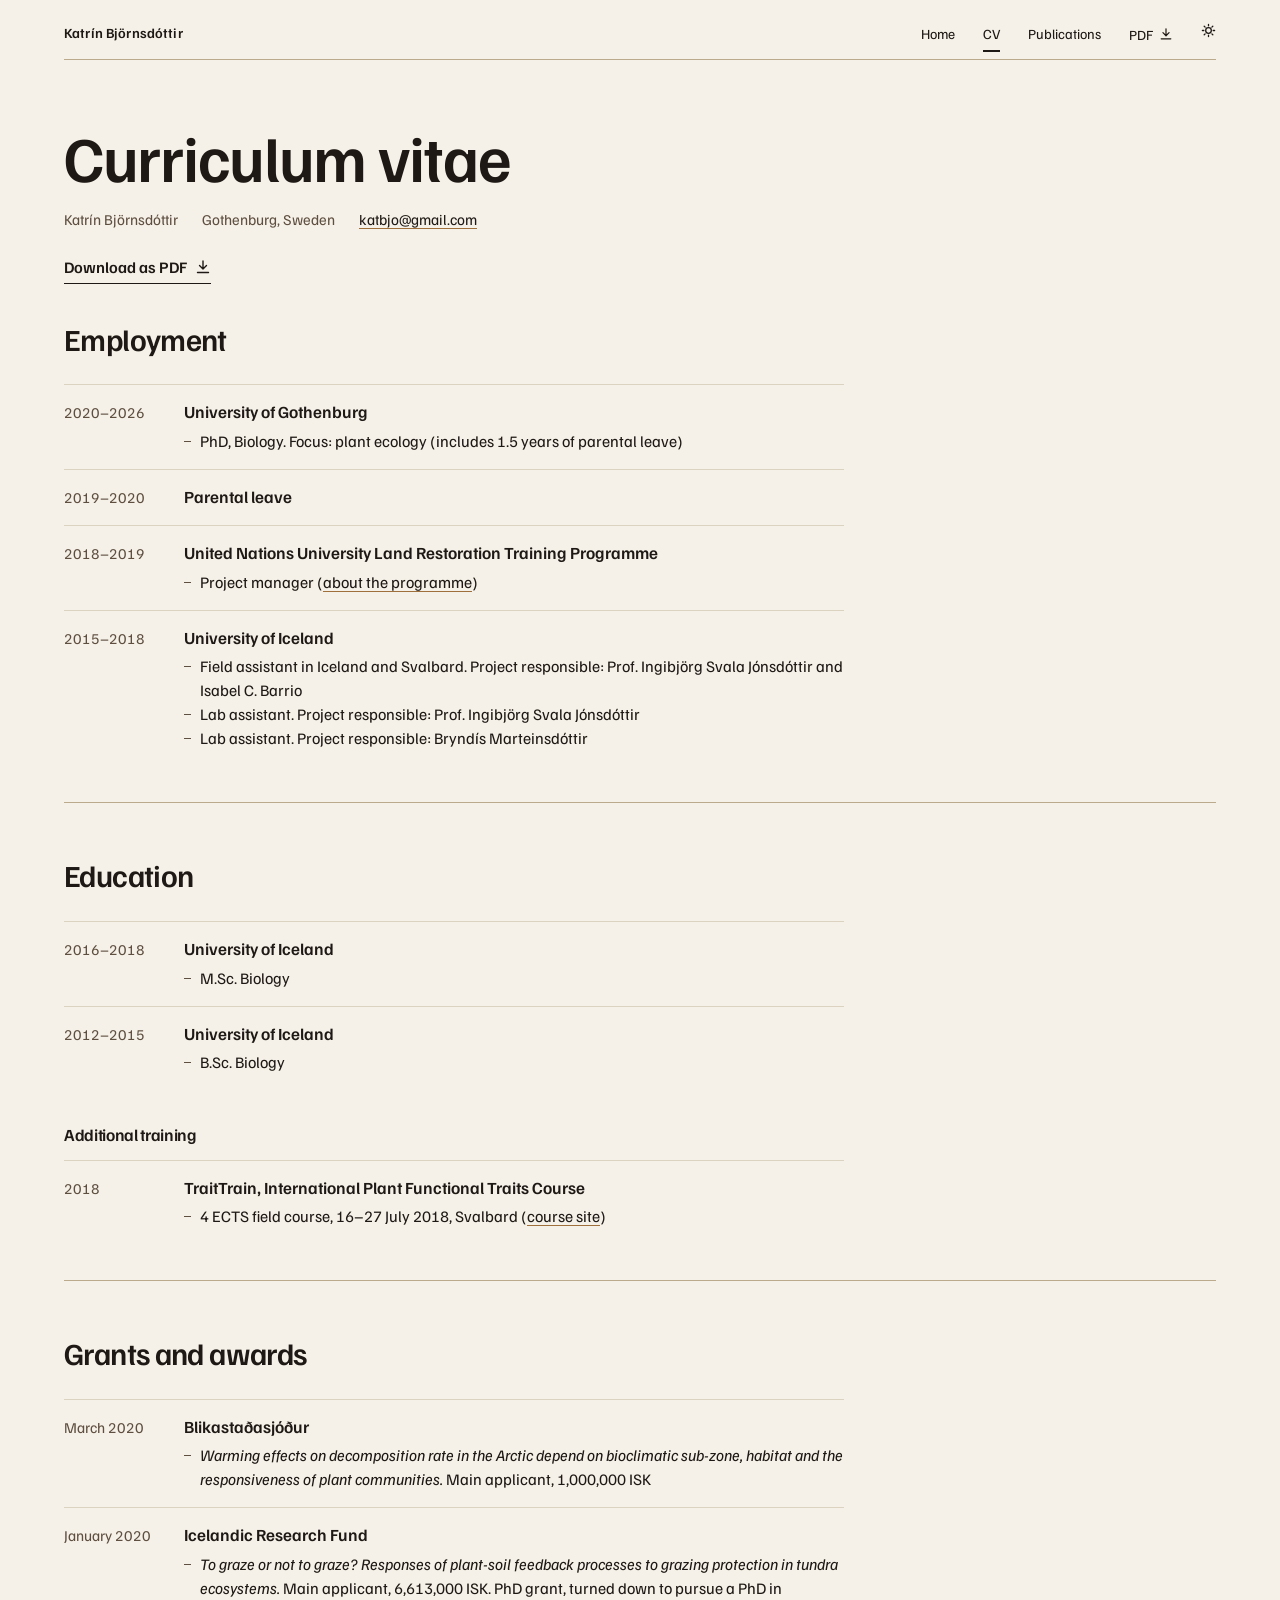
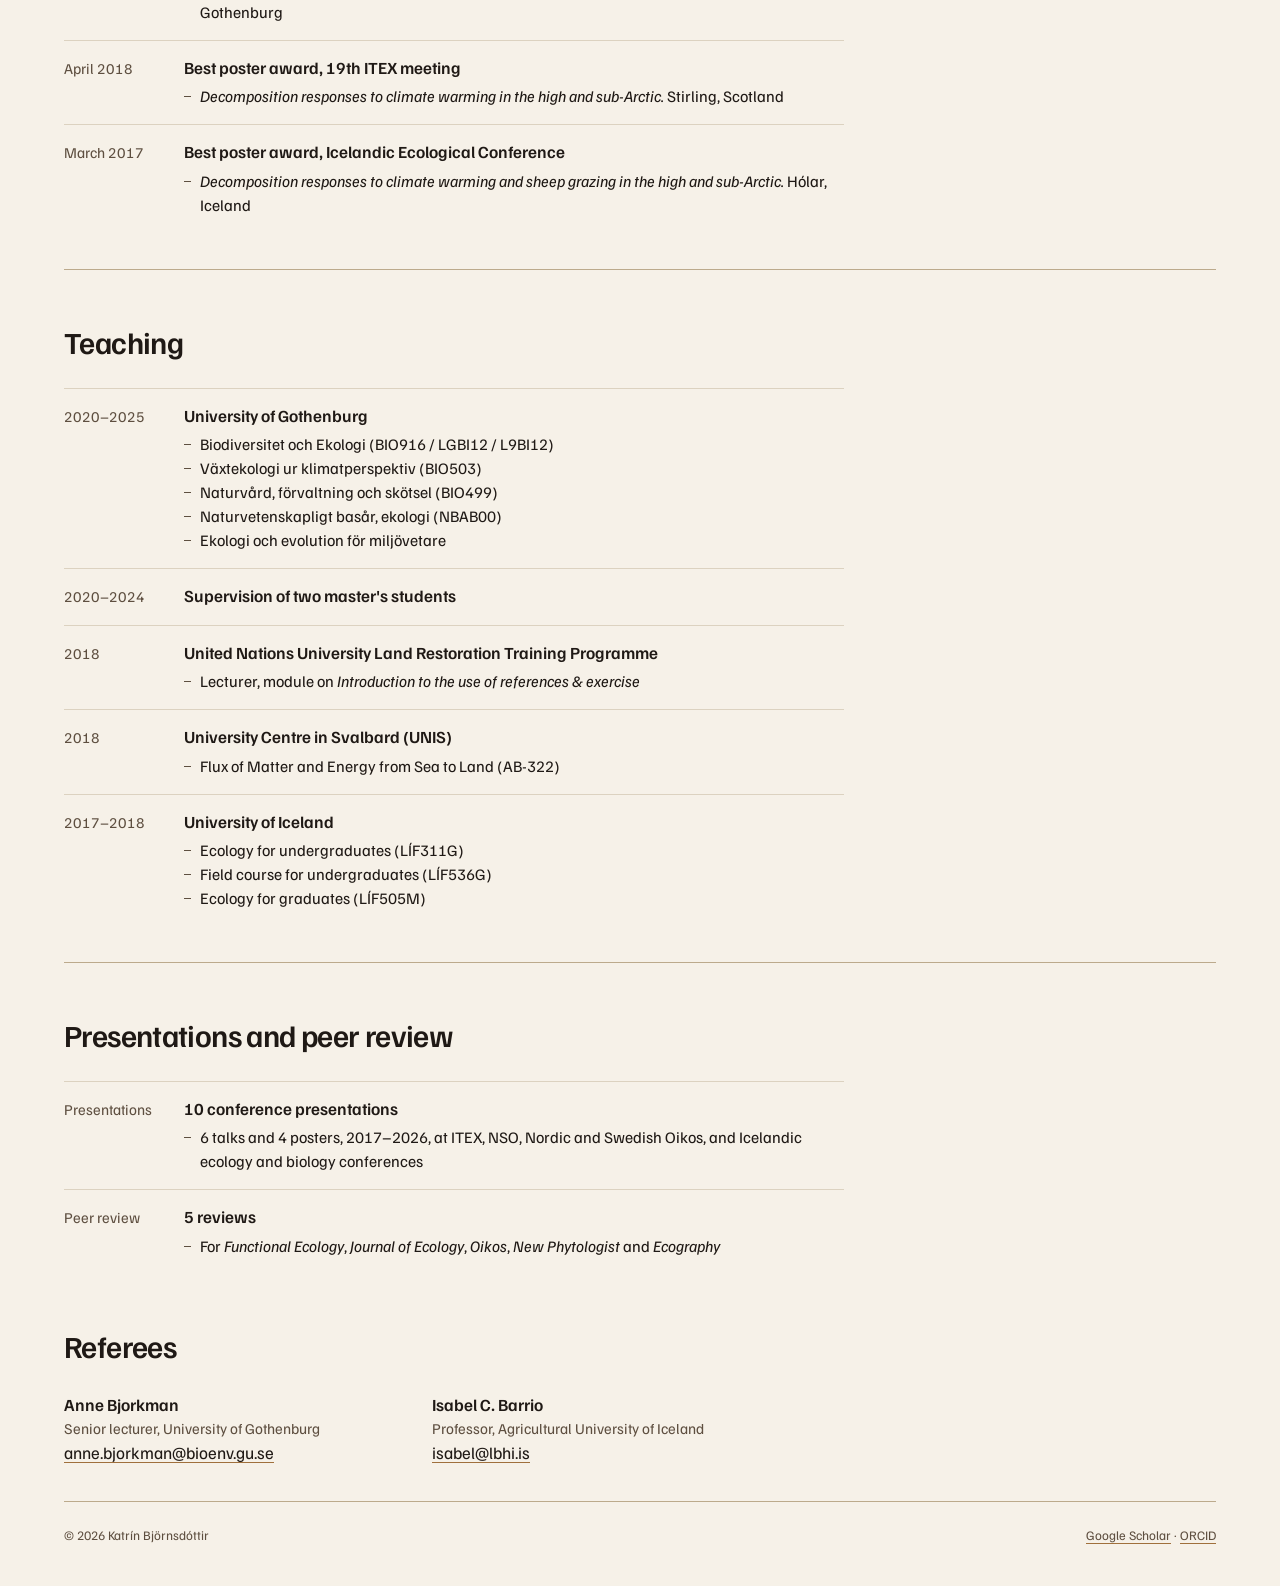
<file: cv.html>
<!DOCTYPE html>
<html lang="en">
<head>
<meta charset="utf-8">
<meta name="viewport" content="width=device-width, initial-scale=1">
<title>CV · Katrín Björnsdóttir</title>
<meta name="description" content="Curriculum vitae of Katrín Björnsdóttir, plant ecologist, University of Gothenburg.">
<link rel="icon" href="favicon.ico">
<link rel="stylesheet" href="style.css">
<script>try{var t=localStorage.getItem("theme");if(t)document.documentElement.dataset.theme=t}catch(e){}</script>
<script src="assets/theme.js" defer></script>
</head>
<body>
<div class="page">
<header class="top">
  <a class="mark" href="index.html">Katrín Björnsdóttir</a>
  <nav class="nav" aria-label="Pages"><a href="index.html">Home</a><a href="cv.html" aria-current="page">CV</a><a href="publications.html">Publications</a><a class="dl" href="cv.pdf" download>PDF <svg class="ic" viewBox="0 0 16 16" aria-hidden="true"><path d="M8 2v8M4.5 6.5 8 10l3.5-3.5M2.5 13.5h11"/></svg></a><button class="theme-toggle" type="button" aria-label="Toggle dark mode"><svg class="ic sun" viewBox="0 0 16 16" aria-hidden="true"><circle cx="8" cy="8" r="3"/><path d="M8 1.5v1.5M8 13v1.5M1.5 8H3M13 8h1.5M3.4 3.4l1 1M11.6 11.6l1 1M3.4 12.6l1-1M11.6 4.4l1-1"/></svg><svg class="ic moon" viewBox="0 0 16 16" aria-hidden="true"><path d="M13.5 9.5A5.5 5.5 0 0 1 6.5 2.5a5.5 5.5 0 1 0 7 7z"/></svg></button></nav>
</header>
<main>

<div class="print-head"><span>Katrín Björnsdóttir · Curriculum vitae</span><span>Gothenburg, Sweden · katbjo@gmail.com</span></div>
<section id="employment">
  <figure class="cv-portrait"><img src="assets/images/Kata_3.jpg" alt="" width="2400" height="2863"></figure>
  <h1>Curriculum vitae</h1>
  <div class="meta"><span>Katrín Björnsdóttir</span><span>Gothenburg, Sweden</span><a href="mailto:katbjo@gmail.com">katbjo@gmail.com</a></div>
  <div class="actions"><a class="btn" href="cv.pdf" download>Download as PDF <svg class="ic" viewBox="0 0 16 16" aria-hidden="true"><path d="M8 2v8M4.5 6.5 8 10l3.5-3.5M2.5 13.5h11"/></svg></a></div>
  <h2>Employment</h2>
  <dl class="entries">
<div class="row"><dt>2020–2026</dt><dd><span class="org">University of Gothenburg</span>
<ul><li>PhD, Biology. Focus: plant ecology (includes 1.5 years of parental leave)</li></ul>
</dd></div>
<div class="row"><dt>2019–2020</dt><dd><span class="org">Parental leave</span>
</dd></div>
<div class="row"><dt>2018–2019</dt><dd><span class="org">United Nations University Land Restoration Training Programme</span>
<ul><li>Project manager (<a href="https://www.grocentre.is/lrt/about-lrt/mission-lrt">about the programme</a>)</li></ul>
</dd></div>
<div class="row"><dt>2015–2018</dt><dd><span class="org">University of Iceland</span>
<ul><li>Field assistant in Iceland and Svalbard. Project responsible: Prof. Ingibjörg Svala Jónsdóttir and Isabel C. Barrio</li><li>Lab assistant. Project responsible: Prof. Ingibjörg Svala Jónsdóttir</li><li>Lab assistant. Project responsible: Bryndís Marteinsdóttir</li></ul>
</dd></div>
</dl>
</section>
<section id="education">
  <h2>Education</h2>
  <dl class="entries">
<div class="row"><dt>2016–2018</dt><dd><span class="org">University of Iceland</span>
<ul><li>M.Sc. Biology</li></ul>
</dd></div>
<div class="row"><dt>2012–2015</dt><dd><span class="org">University of Iceland</span>
<ul><li>B.Sc. Biology</li></ul>
</dd></div>
</dl>
  <h3>Additional training</h3>
  <dl class="entries">
<div class="row"><dt>2018</dt><dd><span class="org">TraitTrain, International Plant Functional Traits Course</span>
<ul><li>4 ECTS field course, 16–27 July 2018, Svalbard (<a href="https://biopraksis.w.uib.no/category/traittrain/">course site</a>)</li></ul>
</dd></div>
</dl>
</section>
<section id="grants">
  <h2>Grants and awards</h2>
  <dl class="entries">
<div class="row"><dt>March 2020</dt><dd><span class="org">Blikastaðasjóður</span>
<ul><li><i>Warming effects on decomposition rate in the Arctic depend on bioclimatic sub-zone, habitat and the responsiveness of plant communities.</i> Main applicant, 1,000,000 ISK</li></ul>
</dd></div>
<div class="row"><dt>January 2020</dt><dd><span class="org">Icelandic Research Fund</span>
<ul><li><i>To graze or not to graze? Responses of plant-soil feedback processes to grazing protection in tundra ecosystems.</i> Main applicant, 6,613,000 ISK. PhD grant, turned down to pursue a PhD in Gothenburg</li></ul>
</dd></div>
<div class="row"><dt>April 2018</dt><dd><span class="org">Best poster award, 19th ITEX meeting</span>
<ul><li><i>Decomposition responses to climate warming in the high and sub-Arctic.</i> Stirling, Scotland</li></ul>
</dd></div>
<div class="row"><dt>March 2017</dt><dd><span class="org">Best poster award, Icelandic Ecological Conference</span>
<ul><li><i>Decomposition responses to climate warming and sheep grazing in the high and sub-Arctic.</i> Hólar, Iceland</li></ul>
</dd></div>
</dl>
</section>
<section id="teaching">
  <h2>Teaching</h2>
  <dl class="entries">
<div class="row"><dt>2020–2025</dt><dd><span class="org">University of Gothenburg</span>
<ul><li>Biodiversitet och Ekologi (BIO916 / LGBI12 / L9BI12)</li><li>Växtekologi ur klimatperspektiv (BIO503)</li><li>Naturvård, förvaltning och skötsel (BIO499)</li><li>Naturvetenskapligt basår, ekologi (NBAB00)</li><li>Ekologi och evolution för miljövetare</li></ul>
</dd></div>
<div class="row"><dt>2020–2024</dt><dd><span class="org">Supervision of two master's students</span>
</dd></div>
<div class="row"><dt>2018</dt><dd><span class="org">United Nations University Land Restoration Training Programme</span>
<ul><li>Lecturer, module on <i>Introduction to the use of references &amp; exercise</i></li></ul>
</dd></div>
<div class="row"><dt>2018</dt><dd><span class="org">University Centre in Svalbard (UNIS)</span>
<ul><li>Flux of Matter and Energy from Sea to Land (AB-322)</li></ul>
</dd></div>
<div class="row"><dt>2017–2018</dt><dd><span class="org">University of Iceland</span>
<ul><li>Ecology for undergraduates (LÍF311G)</li><li>Field course for undergraduates (LÍF536G)</li><li>Ecology for graduates (LÍF505M)</li></ul>
</dd></div>
</dl>
</section>
<section id="conferences">
  <h2>Presentations and peer review</h2>
  <dl class="entries">
<div class="row"><dt>Presentations</dt><dd><span class="org">10 conference presentations</span>
<ul><li>6 talks and 4 posters, 2017–2026, at ITEX, NSO, Nordic and Swedish Oikos, and Icelandic ecology and biology conferences</li></ul>
</dd></div>
<div class="row"><dt>Peer review</dt><dd><span class="org">5 reviews</span>
<ul><li>For <i>Functional Ecology</i>, <i>Journal of Ecology</i>, <i>Oikos</i>, <i>New Phytologist</i> and <i>Ecography</i></li></ul>
</dd></div>
</dl>
  <h2 style="margin-top:56px">Referees</h2>
  <div class="refs"><div><div class="name">Anne Bjorkman</div><div class="role">Senior lecturer, University of Gothenburg</div><a href="mailto:anne.bjorkman@bioenv.gu.se">anne.bjorkman@bioenv.gu.se</a></div><div><div class="name">Isabel C. Barrio</div><div class="role">Professor, Agricultural University of Iceland</div><a href="mailto:isabel@lbhi.is">isabel@lbhi.is</a></div></div>
</section>
</main>
<footer><span>© 2026 Katrín Björnsdóttir</span><span><a href="https://scholar.google.com/citations?user=JCbwGB4AAAAJ&hl=en">Google Scholar</a> · <a href="https://orcid.org/0000-0001-7421-9441">ORCID</a></span></footer>
</div>
</body>
</html>
</file>
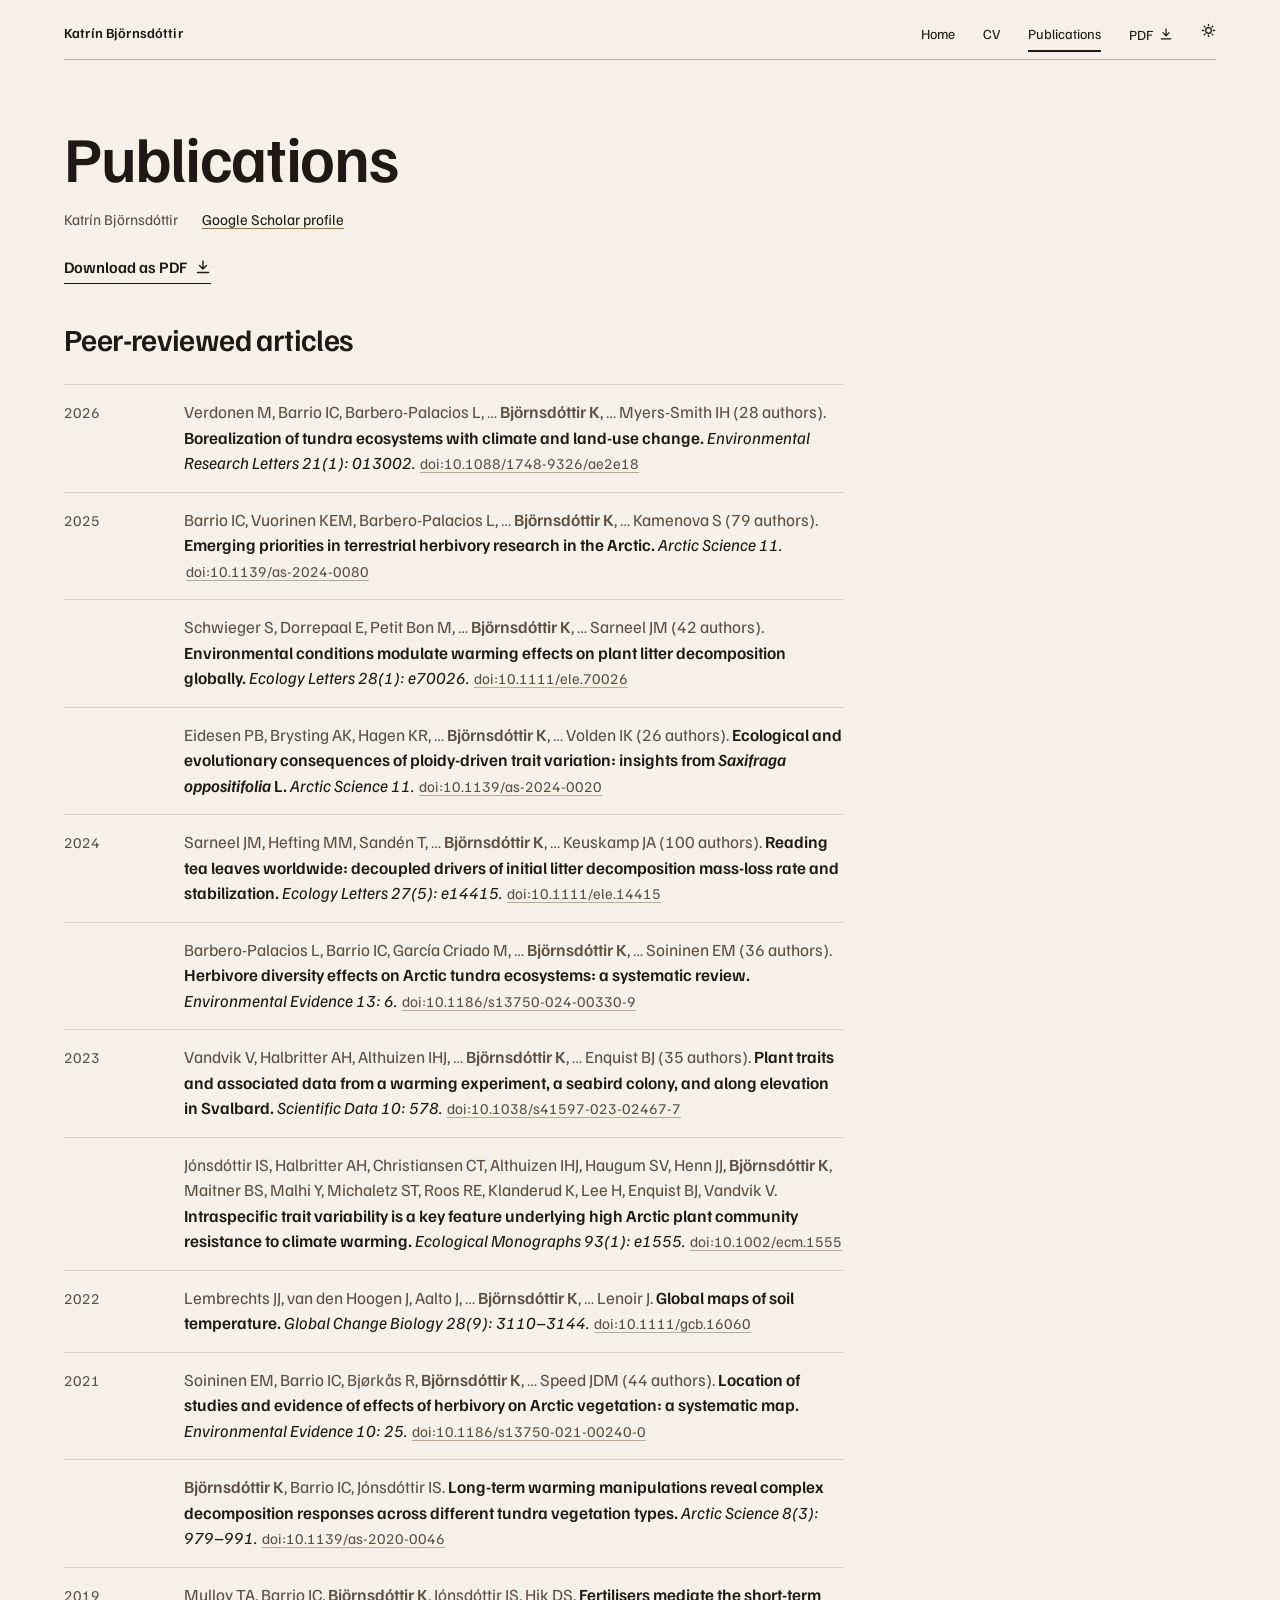
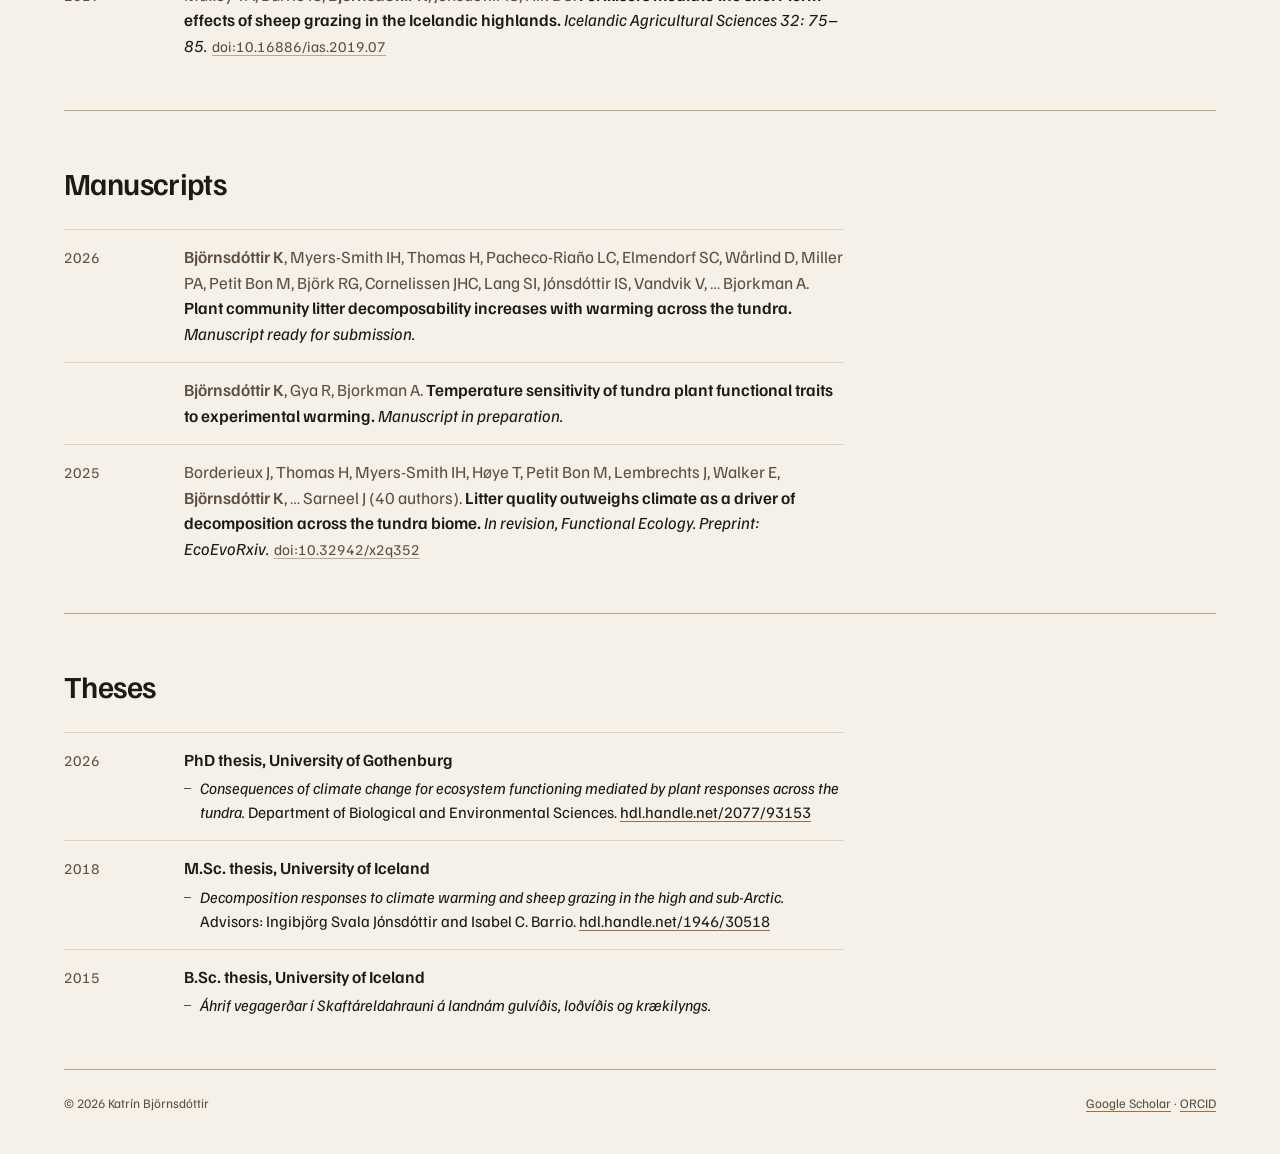
<file: publications.html>
<!DOCTYPE html>
<html lang="en">
<head>
<meta charset="utf-8">
<meta name="viewport" content="width=device-width, initial-scale=1">
<title>Publications · Katrín Björnsdóttir</title>
<meta name="description" content="Publications of Katrín Björnsdóttir, plant ecologist.">
<link rel="icon" href="favicon.ico">
<link rel="stylesheet" href="style.css">
<script>try{var t=localStorage.getItem("theme");if(t)document.documentElement.dataset.theme=t}catch(e){}</script>
<script src="assets/theme.js" defer></script>
</head>
<body>
<div class="page">
<header class="top">
  <a class="mark" href="index.html">Katrín Björnsdóttir</a>
  <nav class="nav" aria-label="Pages"><a href="index.html">Home</a><a href="cv.html">CV</a><a href="publications.html" aria-current="page">Publications</a><a class="dl" href="publications.pdf" download>PDF <svg class="ic" viewBox="0 0 16 16" aria-hidden="true"><path d="M8 2v8M4.5 6.5 8 10l3.5-3.5M2.5 13.5h11"/></svg></a><button class="theme-toggle" type="button" aria-label="Toggle dark mode"><svg class="ic sun" viewBox="0 0 16 16" aria-hidden="true"><circle cx="8" cy="8" r="3"/><path d="M8 1.5v1.5M8 13v1.5M1.5 8H3M13 8h1.5M3.4 3.4l1 1M11.6 11.6l1 1M3.4 12.6l1-1M11.6 4.4l1-1"/></svg><svg class="ic moon" viewBox="0 0 16 16" aria-hidden="true"><path d="M13.5 9.5A5.5 5.5 0 0 1 6.5 2.5a5.5 5.5 0 1 0 7 7z"/></svg></button></nav>
</header>
<main>

<div class="print-head"><span>Katrín Björnsdóttir · Publications</span><span>Updated September 2026</span></div>
<section id="articles">
  <h1>Publications</h1>
  <div class="meta"><span>Katrín Björnsdóttir</span><a href="https://scholar.google.com/citations?user=JCbwGB4AAAAJ&hl=en">Google Scholar profile</a></div>
  <div class="actions"><a class="btn" href="publications.pdf" download>Download as PDF <svg class="ic" viewBox="0 0 16 16" aria-hidden="true"><path d="M8 2v8M4.5 6.5 8 10l3.5-3.5M2.5 13.5h11"/></svg></a></div>
  <h2>Peer-reviewed articles</h2>
  <dl class="entries pubs">
<div class="row"><dt>2026</dt><dd><span class="authors">Verdonen M, Barrio IC, Barbero-Palacios L, … <b>Björnsdóttir K</b>, … Myers-Smith IH (28 authors).</span> <span class="title">Borealization of tundra ecosystems with climate and land-use change.</span> <span class="venue">Environmental Research Letters 21(1): 013002.</span> <a class="doi" href="https://doi.org/10.1088/1748-9326/ae2e18">doi:10.1088/1748-9326/ae2e18</a></dd></div>
<div class="row"><dt>2025</dt><dd><span class="authors">Barrio IC, Vuorinen KEM, Barbero-Palacios L, … <b>Björnsdóttir K</b>, … Kamenova S (79 authors).</span> <span class="title">Emerging priorities in terrestrial herbivory research in the Arctic.</span> <span class="venue">Arctic Science 11.</span> <a class="doi" href="https://doi.org/10.1139/as-2024-0080">doi:10.1139/as-2024-0080</a></dd></div>
<div class="row"><dt></dt><dd><span class="authors">Schwieger S, Dorrepaal E, Petit Bon M, … <b>Björnsdóttir K</b>, … Sarneel JM (42 authors).</span> <span class="title">Environmental conditions modulate warming effects on plant litter decomposition globally.</span> <span class="venue">Ecology Letters 28(1): e70026.</span> <a class="doi" href="https://doi.org/10.1111/ele.70026">doi:10.1111/ele.70026</a></dd></div>
<div class="row"><dt></dt><dd><span class="authors">Eidesen PB, Brysting AK, Hagen KR, … <b>Björnsdóttir K</b>, … Volden IK (26 authors).</span> <span class="title">Ecological and evolutionary consequences of ploidy-driven trait variation: insights from <i>Saxifraga oppositifolia</i> L.</span> <span class="venue">Arctic Science 11.</span> <a class="doi" href="https://doi.org/10.1139/as-2024-0020">doi:10.1139/as-2024-0020</a></dd></div>
<div class="row"><dt>2024</dt><dd><span class="authors">Sarneel JM, Hefting MM, Sandén T, … <b>Björnsdóttir K</b>, … Keuskamp JA (100 authors).</span> <span class="title">Reading tea leaves worldwide: decoupled drivers of initial litter decomposition mass-loss rate and stabilization.</span> <span class="venue">Ecology Letters 27(5): e14415.</span> <a class="doi" href="https://doi.org/10.1111/ele.14415">doi:10.1111/ele.14415</a></dd></div>
<div class="row"><dt></dt><dd><span class="authors">Barbero-Palacios L, Barrio IC, García Criado M, … <b>Björnsdóttir K</b>, … Soininen EM (36 authors).</span> <span class="title">Herbivore diversity effects on Arctic tundra ecosystems: a systematic review.</span> <span class="venue">Environmental Evidence 13: 6.</span> <a class="doi" href="https://doi.org/10.1186/s13750-024-00330-9">doi:10.1186/s13750-024-00330-9</a></dd></div>
<div class="row"><dt>2023</dt><dd><span class="authors">Vandvik V, Halbritter AH, Althuizen IHJ, … <b>Björnsdóttir K</b>, … Enquist BJ (35 authors).</span> <span class="title">Plant traits and associated data from a warming experiment, a seabird colony, and along elevation in Svalbard.</span> <span class="venue">Scientific Data 10: 578.</span> <a class="doi" href="https://doi.org/10.1038/s41597-023-02467-7">doi:10.1038/s41597-023-02467-7</a></dd></div>
<div class="row"><dt></dt><dd><span class="authors">Jónsdóttir IS, Halbritter AH, Christiansen CT, Althuizen IHJ, Haugum SV, Henn JJ, <b>Björnsdóttir K</b>, Maitner BS, Malhi Y, Michaletz ST, Roos RE, Klanderud K, Lee H, Enquist BJ, Vandvik V.</span> <span class="title">Intraspecific trait variability is a key feature underlying high Arctic plant community resistance to climate warming.</span> <span class="venue">Ecological Monographs 93(1): e1555.</span> <a class="doi" href="https://doi.org/10.1002/ecm.1555">doi:10.1002/ecm.1555</a></dd></div>
<div class="row"><dt>2022</dt><dd><span class="authors">Lembrechts JJ, van den Hoogen J, Aalto J, … <b>Björnsdóttir K</b>, … Lenoir J.</span> <span class="title">Global maps of soil temperature.</span> <span class="venue">Global Change Biology 28(9): 3110–3144.</span> <a class="doi" href="https://doi.org/10.1111/gcb.16060">doi:10.1111/gcb.16060</a></dd></div>
<div class="row"><dt>2021</dt><dd><span class="authors">Soininen EM, Barrio IC, Bjørkås R, <b>Björnsdóttir K</b>, … Speed JDM (44 authors).</span> <span class="title">Location of studies and evidence of effects of herbivory on Arctic vegetation: a systematic map.</span> <span class="venue">Environmental Evidence 10: 25.</span> <a class="doi" href="https://doi.org/10.1186/s13750-021-00240-0">doi:10.1186/s13750-021-00240-0</a></dd></div>
<div class="row"><dt></dt><dd><span class="authors"><b>Björnsdóttir K</b>, Barrio IC, Jónsdóttir IS.</span> <span class="title">Long-term warming manipulations reveal complex decomposition responses across different tundra vegetation types.</span> <span class="venue">Arctic Science 8(3): 979–991.</span> <a class="doi" href="https://doi.org/10.1139/as-2020-0046">doi:10.1139/as-2020-0046</a></dd></div>
<div class="row"><dt>2019</dt><dd><span class="authors">Mulloy TA, Barrio IC, <b>Björnsdóttir K</b>, Jónsdóttir IS, Hik DS.</span> <span class="title">Fertilisers mediate the short-term effects of sheep grazing in the Icelandic highlands.</span> <span class="venue">Icelandic Agricultural Sciences 32: 75–85.</span> <a class="doi" href="https://doi.org/10.16886/ias.2019.07">doi:10.16886/ias.2019.07</a></dd></div>
</dl>
</section>
<section id="manuscripts">
  <h2>Manuscripts</h2>
  <dl class="entries pubs">
<div class="row"><dt>2026</dt><dd><span class="authors"><b>Björnsdóttir K</b>, Myers-Smith IH, Thomas H, Pacheco-Riaño LC, Elmendorf SC, Wårlind D, Miller PA, Petit Bon M, Björk RG, Cornelissen JHC, Lang SI, Jónsdóttir IS, Vandvik V, … Bjorkman A.</span> <span class="title">Plant community litter decomposability increases with warming across the tundra.</span> <span class="venue">Manuscript ready for submission.</span></dd></div>
<div class="row"><dt></dt><dd><span class="authors"><b>Björnsdóttir K</b>, Gya R, Bjorkman A.</span> <span class="title">Temperature sensitivity of tundra plant functional traits to experimental warming.</span> <span class="venue">Manuscript in preparation.</span></dd></div>
<div class="row"><dt>2025</dt><dd><span class="authors">Borderieux J, Thomas H, Myers-Smith IH, Høye T, Petit Bon M, Lembrechts J, Walker E, <b>Björnsdóttir K</b>, … Sarneel J (40 authors).</span> <span class="title">Litter quality outweighs climate as a driver of decomposition across the tundra biome.</span> <span class="venue">In revision, <i>Functional Ecology</i>. Preprint: EcoEvoRxiv.</span> <a class="doi" href="https://doi.org/10.32942/x2q352">doi:10.32942/x2q352</a></dd></div>
</dl>
</section>
<section id="thesis">
  <h2>Theses</h2>
  <dl class="entries">
<div class="row"><dt>2026</dt><dd><span class="org">PhD thesis, University of Gothenburg</span>
<ul><li><i>Consequences of climate change for ecosystem functioning mediated by plant responses across the tundra.</i> Department of Biological and Environmental Sciences. <a href="https://hdl.handle.net/2077/93153">hdl.handle.net/2077/93153</a></li></ul>
</dd></div>
<div class="row"><dt>2018</dt><dd><span class="org">M.Sc. thesis, University of Iceland</span>
<ul><li><i>Decomposition responses to climate warming and sheep grazing in the high and sub-Arctic.</i> Advisors: Ingibjörg Svala Jónsdóttir and Isabel C. Barrio. <a href="http://hdl.handle.net/1946/30518">hdl.handle.net/1946/30518</a></li></ul>
</dd></div>
<div class="row"><dt>2015</dt><dd><span class="org">B.Sc. thesis, University of Iceland</span>
<ul><li><i>Áhrif vegagerðar í Skaftáreldahrauni á landnám gulvíðis, loðvíðis og krækilyngs.</i></li></ul>
</dd></div>
</dl>
</section>
</main>
<footer><span>© 2026 Katrín Björnsdóttir</span><span><a href="https://scholar.google.com/citations?user=JCbwGB4AAAAJ&hl=en">Google Scholar</a> · <a href="https://orcid.org/0000-0001-7421-9441">ORCID</a></span></footer>
</div>
</body>
</html>
</file>
<file: style.css>
@font-face{font-family:"Familjen Grotesk";src:url(assets/fonts/familjen-grotesk.woff2) format("woff2");font-weight:400 700;font-style:normal;font-display:swap}
@font-face{font-family:"Familjen Grotesk";src:url(assets/fonts/familjen-grotesk-italic.woff2) format("woff2");font-weight:400 700;font-style:italic;font-display:swap}
@font-face{font-family:"Montserrat";src:url(assets/fonts/montserrat.woff2) format("woff2");font-weight:100 900;font-style:normal;font-display:swap}

:root{
  --ground:#F6F1E8;      /* dry tundra soil, bleached almost to white */
  --ink:#1F1915;         /* tephra black */
  --ink-2:#5E4F40;       /* secondary, tinted from the ground hue */
  --rule:#BCAA8C;        /* section rules */
  --rule-2:#DCD2C0;      /* row rules, lighter and thinner */
  --humus:#5C4330;       /* selection, scrollbar */
  --ochre:#A0703C;       /* resting link underline */
  --lede:#3E3229;        /* hero introduction */
  --bg-opacity:.36;
  --bg-blend:multiply;
  --measure:66ch;
  --block:calc(120px + var(--measure));
  --ease:cubic-bezier(.16,1,.3,1);
}
/* dark: peat at night. Screen only, so print and PDFs stay light */
@media screen{
  :root[data-theme="dark"]{--ground:#1B1612;--ink:#EDE4D3;--ink-2:#B3A38E;--rule:#4F4235;--rule-2:#342B23;--humus:#C9A57A;--ochre:#C28A4E;--lede:#D9CDBB;--bg-opacity:.2;--bg-blend:luminosity;color-scheme:dark}
}
@media screen and (prefers-color-scheme:dark){
  :root:not([data-theme="light"]){--ground:#1B1612;--ink:#EDE4D3;--ink-2:#B3A38E;--rule:#4F4235;--rule-2:#342B23;--humus:#C9A57A;--ochre:#C28A4E;--lede:#D9CDBB;--bg-opacity:.2;--bg-blend:luminosity;color-scheme:dark}
}
*{box-sizing:border-box}
html{background:var(--ground);color:var(--ink);font-family:"Familjen Grotesk",system-ui,sans-serif;font-size:17px;line-height:1.5;scroll-behavior:smooth;scrollbar-color:var(--humus) var(--ground);-webkit-text-size-adjust:100%}
@media (prefers-reduced-motion:reduce){html{scroll-behavior:auto}}
body{margin:0;min-height:100vh;background:var(--ground)}
::selection{background:var(--humus);color:var(--ground)}
a{color:inherit;text-decoration-line:underline;text-decoration-thickness:1px;text-underline-offset:.2em;text-decoration-color:var(--ochre);transition:text-decoration-thickness .15s var(--ease)}
a:hover{text-decoration-thickness:2px}
a:focus-visible,button:focus-visible{outline:2px solid var(--ink);outline-offset:3px}
p{margin:0 0 1em;max-width:var(--measure);text-wrap:pretty}
h1,h2,h3{font-weight:600;letter-spacing:-0.02em;text-wrap:balance;margin:0}
ul,ol{margin:0;padding:0;list-style:none}
strong,b{font-weight:600}
img{display:block;max-width:100%;height:auto}
.ic{width:1em;height:1em;stroke:currentColor;fill:none;stroke-width:1.4;stroke-linecap:round;stroke-linejoin:round;vertical-align:-.12em}

/* content column */
.page{min-width:0;padding:0 clamp(24px,5vw,72px)}
.top{display:flex;justify-content:space-between;align-items:baseline;gap:24px;height:60px;padding-top:22px;border-bottom:1px solid var(--rule)}
.top .mark{font-size:14px;font-weight:600;letter-spacing:.01em;text-decoration:none}
.nav{display:flex;gap:28px;font-size:14px}
.nav a{text-decoration:none;padding-bottom:6px;border-bottom:1px solid transparent;transition:border-color .15s var(--ease)}
.nav a:hover{border-bottom-color:var(--ink)}
.nav a[aria-current]{border-bottom:2px solid var(--ink)}
.nav .dl{display:inline-flex;align-items:center;gap:6px}
.theme-toggle{appearance:none;background:none;border:0;padding:0 0 6px;margin:0;color:inherit;font:inherit;cursor:pointer;display:inline-flex;align-items:center;align-self:baseline}
.theme-toggle .ic{width:15px;height:15px}
.theme-toggle .moon,:root[data-theme="dark"] .theme-toggle .sun{display:none}
:root[data-theme="dark"] .theme-toggle .moon{display:inline}
@media (prefers-color-scheme:dark){:root:not([data-theme="light"]) .theme-toggle .sun{display:none}:root:not([data-theme="light"]) .theme-toggle .moon{display:inline}}


section{padding:56px 0 36px;border-top:1px solid var(--rule)}
section:first-of-type{border-top:0;padding-top:64px}
h1{font-size:clamp(40px,5.2vw,64px);line-height:1;margin:0 0 20px}
.hero h1{font-family:"Montserrat","Familjen Grotesk",system-ui,sans-serif;font-size:clamp(26px,10.4cqw,64px);line-height:1.05;white-space:nowrap;font-weight:200;letter-spacing:-0.01em}
.hero h1 b{font-weight:700}
.sub{font-size:clamp(18px,1.6vw,21px);line-height:1.4;color:var(--ink);max-width:36em;margin:0 0 28px}
h2{font-size:clamp(24px,2.4vw,32px);line-height:1.1;margin:0 0 28px}
h3{font-size:17px;margin:32px 0 12px}
.meta{display:flex;flex-wrap:wrap;gap:6px 24px;font-size:15px;color:var(--ink-2);margin:0 0 24px}
.meta a{color:var(--ink)}

.btn{display:inline-flex;align-items:center;gap:8px;font-size:16px;font-weight:600;text-decoration:none;padding:0 0 4px;box-shadow:0 1px 0 var(--ink);transition:box-shadow .15s var(--ease)}
.btn:hover{box-shadow:0 2px 0 var(--ink)}
.btn .ic{width:16px;height:16px}
.actions{display:flex;flex-wrap:wrap;gap:8px 32px;margin:0 0 40px}

dl.entries{margin:0;display:grid;grid-template-columns:120px minmax(0,1fr);max-width:var(--block)}
dl.entries .row:first-child dt,dl.entries .row:first-child dd{border-top:.5px solid var(--rule-2)}
dl.entries .row{display:contents}
dl.entries dt,dl.entries dd{margin:0;padding:14px 0 16px;border-bottom:.5px solid var(--rule-2)}
dl.entries .row:last-child dt,dl.entries .row:last-child dd{border-bottom:0}
dl.entries dt{font-variant-numeric:tabular-nums;color:var(--ink-2);font-size:15px;padding-top:16px}
dl.entries .org{font-weight:600}
dl.entries ul{margin-top:4px}
dl.entries li{position:relative;padding-left:16px;color:var(--ink);font-size:16px}
dl.entries li::before{content:"";position:absolute;left:0;top:.75em;width:7px;height:1px;background:var(--ink-2)}
dl.talks .authors,dl.pubs .authors{color:var(--ink-2)}
dl.talks .title,dl.pubs .title{font-weight:600}
dl.pubs .venue{font-style:italic}
dl.pubs .doi{display:inline-block;margin-left:2px;font-size:15px;color:var(--ink-2);text-decoration-color:var(--rule)}

.refs{display:grid;grid-template-columns:repeat(auto-fit,minmax(260px,320px));gap:24px 48px;max-width:var(--block)}
.refs .name{font-weight:600}
.refs .role{color:var(--ink-2);font-size:15px}

/* hero landing */
.is-hero{min-height:100vh;min-height:100dvh}
.is-hero .page{display:flex;flex-direction:column;min-height:100vh;min-height:100dvh;position:relative;padding-left:0;padding-right:0}
.is-hero .top{margin:0 clamp(24px,5vw,72px);position:relative;z-index:2}
.is-hero main{flex:1;display:flex}
.hero{position:relative;flex:1;display:flex;align-items:flex-end;border-top:0;padding:48px clamp(24px,5vw,72px) 64px;overflow:hidden}
.hero .bg{position:absolute;inset:0;width:100%;height:100%;object-fit:cover;object-position:50% 55%;opacity:var(--bg-opacity);mix-blend-mode:var(--bg-blend);pointer-events:none;z-index:0}
.hero-in{position:relative;z-index:1;display:grid;grid-template-columns:minmax(0,1fr) 240px;gap:56px;align-items:end;width:100%;max-width:1040px}
.hero-text{container-type:inline-size;min-width:0}
.hero h1{margin-bottom:22px}
.hero .sub{font-size:clamp(18px,1.55vw,21px);max-width:30em;margin-bottom:32px;text-wrap:pretty;color:var(--lede)}
.hero .actions{margin:0 0 28px}
.hero .links{display:flex;flex-wrap:wrap;gap:8px 22px;font-size:15px}
.hero .links a{text-decoration:none;color:var(--ink);display:inline-flex;align-items:center;gap:5px;border-bottom:1px solid var(--rule);padding-bottom:2px}
.hero .links a:hover{border-bottom-color:var(--ink)}
.hero .links .ic{width:13px;height:13px;color:var(--ink-2)}
.portrait.round{width:240px;justify-self:end}
.portrait.round img{aspect-ratio:1;border-radius:50%;object-fit:cover;object-position:50% 28%;border:1px solid var(--rule)}
@media (max-width:900px){
  .is-hero .top{margin:0 16px}
  .hero{padding:24px 16px 40px}
  .hero-in{grid-template-columns:1fr;gap:24px}
  .portrait.round{width:128px;justify-self:start;order:-1}
  .hero .bg{opacity:calc(var(--bg-opacity) * .9)}
}
/* field photos: swipe sideways, one photo in view at a time, sized to fit one screen */
.field{min-height:100vh;min-height:100svh;padding:32px 16px;border-top:0;display:flex;align-items:center;justify-content:center}
.gallery{position:relative;width:min(640px,100%,calc((100svh - 64px) * 1.5))}
.feed{display:flex;gap:16px;overflow-x:auto;scroll-snap-type:x mandatory;overscroll-behavior-x:contain;border-radius:3px;scrollbar-width:none}
.feed::-webkit-scrollbar{display:none}
.feed:focus-visible{outline:2px solid var(--ink);outline-offset:4px}
.feed figure{flex:0 0 100%;margin:0;scroll-snap-align:center;scroll-snap-stop:always}
.feed img{width:100%;aspect-ratio:3/2;object-fit:cover}
.feed-btn{position:absolute;top:50%;transform:translateY(-50%);appearance:none;width:36px;height:36px;display:inline-flex;align-items:center;justify-content:center;border:0;border-radius:50%;background:color-mix(in srgb,var(--ground) 80%,transparent);-webkit-backdrop-filter:blur(6px);backdrop-filter:blur(6px);color:var(--ink);cursor:pointer;transition:background-color .15s var(--ease)}
.feed-btn:hover{background:var(--ground)}
.feed-btn[data-dir="-1"]{left:10px}
.feed-btn[data-dir="1"]{right:10px}
.feed-btn .ic{width:15px;height:15px}
.scroll-cue{position:absolute;left:50%;bottom:20px;transform:translateX(-50%);z-index:1;display:inline-flex;align-items:center;gap:6px;font-size:13px;color:var(--ink-2);text-decoration:none;white-space:nowrap}
.scroll-cue:hover{color:var(--ink)}
.scroll-cue .ic{width:13px;height:13px}
@media (max-width:900px){.scroll-cue{bottom:12px}}
@media print{.field,.scroll-cue{display:none}}
footer{border-top:1px solid var(--rule);padding:24px 0 40px;font-size:13px;color:var(--ink-2);display:flex;justify-content:space-between;gap:24px;flex-wrap:wrap}

@media (max-width:900px){
  .page{padding:0 16px}
  .top{height:auto;padding:16px 0 12px;flex-wrap:wrap}
  .nav{gap:20px}
  section{padding:40px 0 24px}
  dl.entries{grid-template-columns:1fr}
  dl.entries dt{padding:14px 0 0;border-bottom:0;font-size:14px}
  dl.entries dd{padding-top:2px}
}

@media print{
  @page{size:A4;margin:16mm 16mm 18mm}
  html{background:#fff;font-size:10.5pt}
  body{display:block;background:#fff}
  .top,.actions,footer{display:none!important}
  .page{padding:0}
  section{padding:18pt 0 6pt;break-inside:auto}
  h1{font-size:26pt}h2{font-size:15pt;margin-bottom:10pt}
  h2,h3{break-after:avoid}
  dl.entries{max-width:none;grid-template-columns:78pt 1fr}
  dl.entries dt,dl.entries dd{padding:6pt 0 7pt;break-inside:avoid}
  a{text-decoration:none;color:inherit}
  a[href^="http"]{text-decoration:underline;text-decoration-color:var(--rule);text-underline-offset:.15em}
  dl.pubs .doi{color:var(--ink-2)}
  .print-head{display:flex;justify-content:space-between;align-items:baseline;border-bottom:1px solid var(--ink);padding-bottom:6pt;margin-bottom:6pt;font-size:9.5pt;color:var(--ink-2)}
}
.print-head,.cv-portrait{display:none}
@media print{.theme-toggle{display:none}}
@media print{.print-head{display:flex}.cv-portrait{display:block;float:right;margin:0 0 12pt 18pt}.cv-portrait img{width:96pt;height:96pt;border-radius:50%;object-fit:cover;object-position:50% 28%;border:1px solid var(--rule)}}
</file>
